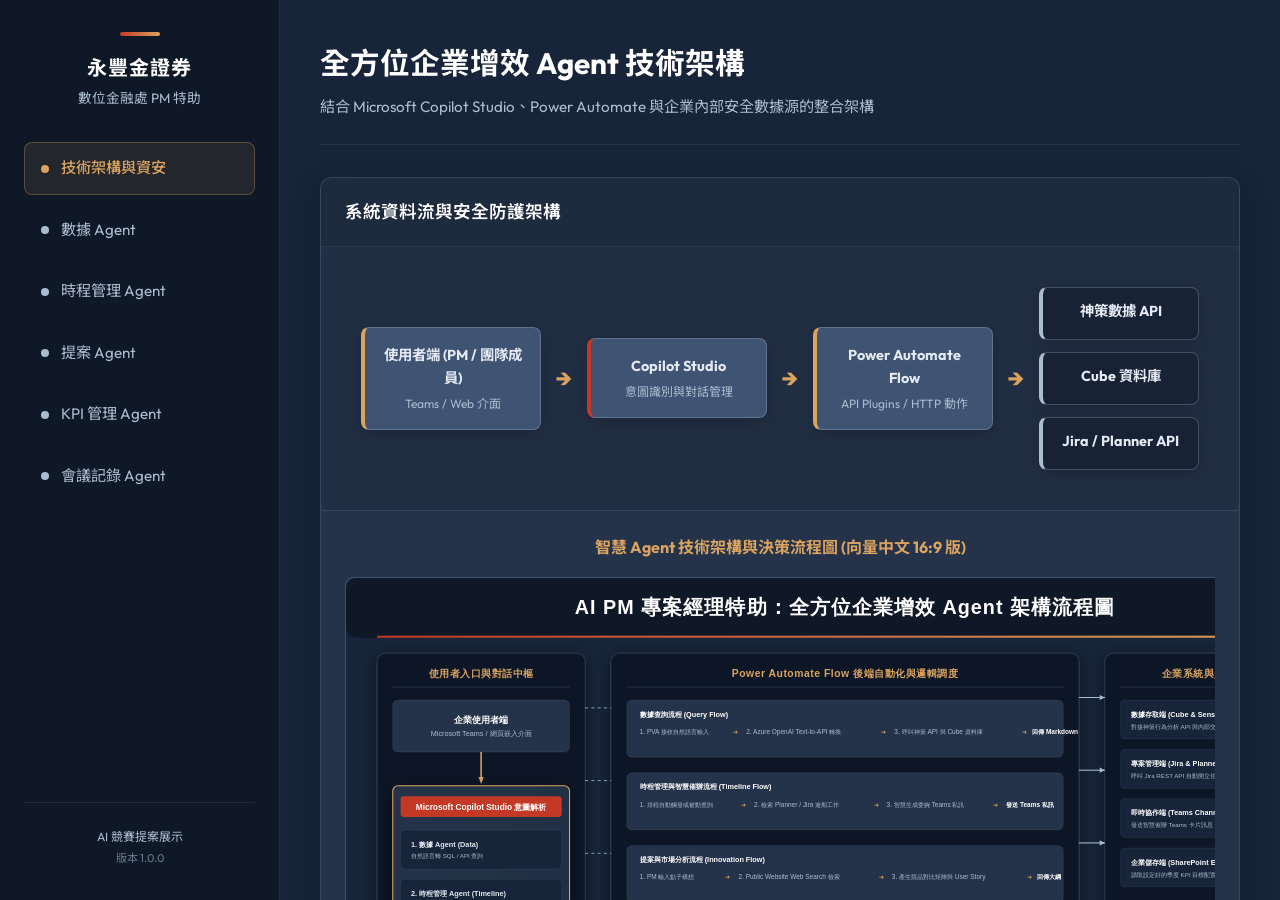
<file: 成品/index.html>
<!DOCTYPE html>
<html lang="zh-TW">
<head>
    <meta charset="UTF-8">
    <meta name="viewport" content="width=device-width, initial-scale=1.0">
    <title>全方位企業增效 Agent 規劃展示平台</title>
    <link rel="preconnect" href="https://fonts.googleapis.com">
    <link rel="preconnect" href="https://fonts.gstatic.com" crossorigin>
    <link href="https://fonts.googleapis.com/css2?family=Noto+Sans+TC:wght@300;400;500;700&family=Outfit:wght@300;400;600;700&display=swap" rel="stylesheet">
    <link rel="stylesheet" href="index.css">
</head>
<body>
    <div class="app-container">
        <!-- 側邊導覽列 -->
        <aside class="sidebar">
            <div class="sidebar-header">
                <div class="logo-accent"></div>
                <h2>永豐金證券</h2>
                <p>數位金融處 PM 特助</p>
            </div>
            <nav class="sidebar-nav">
                <ul>
                    <li class="active" data-target="architecture">
                        <span class="nav-icon"></span>
                        <span class="nav-text">技術架構與資安</span>
                    </li>
                    <li data-target="data-agent">
                        <span class="nav-icon"></span>
                        <span class="nav-text">數據 Agent</span>
                    </li>
                    <li data-target="timeline-agent">
                        <span class="nav-icon"></span>
                        <span class="nav-text">時程管理 Agent</span>
                    </li>
                    <li data-target="innovation-agent">
                        <span class="nav-icon"></span>
                        <span class="nav-text">提案 Agent</span>
                    </li>
                    <li data-target="kpi-agent">
                        <span class="nav-icon"></span>
                        <span class="nav-text">KPI 管理 Agent</span>
                    </li>
                    <li data-target="meeting-agent">
                        <span class="nav-icon"></span>
                        <span class="nav-text">會議記錄 Agent</span>
                    </li>
                </ul>
            </nav>
            <div class="sidebar-footer">
                <p>AI 競賽提案展示</p>
                <p class="version">版本 1.0.0</p>
            </div>
        </aside>

        <!-- 主要內容區 -->
        <main class="main-content">
            <!-- 技術架構與資安頁面 -->
            <section id="architecture" class="content-section active">
                <div class="section-header">
                    <h1>全方位企業增效 Agent 技術架構</h1>
                    <p class="section-desc">結合 Microsoft Copilot Studio、Power Automate 與企業內部安全數據源的整合架構</p>
                </div>
                
                <div class="grid-layout">
                    <!-- 架構圖卡片 -->
                    <div class="card card-wide">
                        <div class="card-header">
                            <h3>系統資料流與安全防護架構</h3>
                        </div>
                        <div class="card-body architecture-visual-container">
                            <div class="architecture-flow">
                                <!-- 使用 CSS 和 HTML 繪製的結構化架構圖 -->
                                <div class="flow-block block-user">
                                    <div class="block-title">使用者端 (PM / 團隊成員)</div>
                                    <div class="block-desc">Teams / Web 介面</div>
                                </div>
                                <div class="flow-arrow">&#8594;</div>
                                <div class="flow-block block-copilot">
                                    <div class="block-title">Copilot Studio</div>
                                    <div class="block-desc">意圖識別與對話管理</div>
                                </div>
                                <div class="flow-arrow">&#8594;</div>
                                <div class="flow-block block-orchestrator">
                                    <div class="block-title">Power Automate Flow</div>
                                    <div class="block-desc">API Plugins / HTTP 動作</div>
                                </div>
                                <div class="flow-arrow">&#8594;</div>
                                <div class="flow-block-group">
                                    <div class="flow-block block-source">
                                        <div class="block-title">神策數據 API</div>
                                    </div>
                                    <div class="flow-block block-source">
                                        <div class="block-title">Cube 資料庫</div>
                                    </div>
                                    <div class="flow-block block-source">
                                        <div class="block-title">Jira / Planner API</div>
                                    </div>
                                </div>
                            </div>
                        </div>
                        <div class="card-body" style="border-top: 1px solid rgba(171, 188, 207, 0.1); padding-top: 1.5rem;">
                            <h4 class="card-subtitle" style="margin-bottom: 1rem; color: var(--highlight); text-align: center;">智慧 Agent 技術架構與決策流程圖 (向量中文 16:9 版)</h4>
                            <div style="width: 100%; overflow-x: auto; -webkit-overflow-scrolling: touch; margin-bottom: 1.5rem;">
                                <img src="企業增效_Agent_架構流程圖_16_9.svg" alt="技術架構與決策流程圖" style="width: 100%; min-width: 1000px; max-width: 1200px; display: block; margin: 0 auto; border-radius: 8px; border: 1px solid rgba(171, 188, 207, 0.2);">
                            </div>
                        </div>
                        <div class="card-body" style="border-top: 1px solid rgba(171, 188, 207, 0.1); padding-top: 1.5rem;">
                            <h4 class="card-subtitle" style="margin-bottom: 1rem; color: var(--highlight); text-align: center;">五大 Agent 協同運作決策詳細流程圖 (向量中文 16:9 簡報版)</h4>
                            <div style="width: 100%; overflow-x: auto; -webkit-overflow-scrolling: touch;">
                                <img src="五大Agent_對話決策詳細流程圖_16_9.svg" alt="五大 Agent 協同運作流程圖" style="width: 100%; min-width: 1000px; max-width: 1200px; display: block; margin: 0 auto; border-radius: 8px; border: 1px solid rgba(171, 188, 207, 0.2);">
                            </div>
                        </div>
                    </div>

                    <!-- 資安控管要點 -->
                    <div class="card">
                        <div class="card-header">
                            <h3>資安與防護控管</h3>
                        </div>
                        <div class="card-body">
                            <ul class="security-list">
                                <li>
                                    <strong>身分驗證與單一登入</strong>
                                    <p>整合 Azure AD 進行單一登入，嚴格限制僅限數位金融處授權員工存取。</p>
                                </li>
                                <li>
                                    <strong>傳輸加密與去識別化</strong>
                                    <p>所有外部與內部 API 呼叫均強制採用 TLS 1.3 加密，敏感數據在查詢前均進行遮罩與去識別化處理。</p>
                                </li>
                                <li>
                                    <strong>資料防洩漏 (DLP)</strong>
                                    <p>限制資料僅能在受信任的企業 API 與 Power Automate 節點間傳遞，禁止流向非授權外部服務。</p>
                                </li>
                            </ul>
                        </div>
                    </div>

                    <!-- 整合效益 -->
                    <div class="card">
                        <div class="card-header">
                            <h3>企業核心增效指引</h3>
                        </div>
                        <div class="card-body">
                            <div class="metric-container">
                                <div class="metric-item">
                                    <span class="metric-value">40%</span>
                                    <span class="metric-label">行政工時釋放</span>
                                </div>
                                <div class="metric-item">
                                    <span class="metric-value">25%</span>
                                    <span class="metric-label">任務逾期率降低</span>
                                </div>
                            </div>
                            <p class="efficiency-text">藉由自動化日常繁雜事務（如數據查詢、會議派單、智慧催辦），讓專案管理人員能將精力集中於高價值的策略性規劃與產品設計。</p>
                        </div>
                    </div>
                </div>
            </section>

            <!-- 數據 Agent 頁面 -->
            <section id="data-agent" class="content-section">
                <div class="section-header">
                    <h1>數據 Agent (Data Insights Agent)</h1>
                    <p class="section-desc">透過自然語言快速查詢 Cube 與神策數據，自動產出繁體中文摘要與 Markdown 表格</p>
                </div>
                <div class="grid-layout">
                    <!-- 模擬操作面板 -->
                    <div class="card">
                        <div class="card-header">
                            <h3>互動模擬查詢</h3>
                        </div>
                        <div class="card-body">
                            <div class="input-group">
                                <label for="data-query-select">選擇預設查詢範例：</label>
                                <select id="data-query-select" class="form-select">
                                    <option value="retention">查詢過去一週，新功能 A 在 iOS 端的次日留存率，並按日排列</option>
                                    <option value="funnel">分析購物車到結帳的漏斗流失率</option>
                                </select>
                            </div>
                            <div class="input-group">
                                <label for="data-query-text">或輸入您的自然語言需求：</label>
                                <textarea id="data-query-text" class="form-textarea" rows="3">幫我查過去一週，新功能 A 在 iOS 端的次日留存率，並按日排列。</textarea>
                            </div>
                            <button id="btn-data-query" class="btn btn-primary">執行查詢</button>
                        </div>
                    </div>

                    <!-- 模擬執行流程與輸出 -->
                    <div class="card card-wide">
                        <div class="card-header">
                            <h3>執行流程與結果輸出</h3>
                        </div>
                        <div class="card-body output-container">
                            <div id="data-flow-steps" class="flow-steps" style="display: none;">
                                <div class="step-badge">1. 接收自然語言輸入</div>
                                <div class="step-line"></div>
                                <div class="step-badge">2. Text-to-SQL / API 轉換</div>
                                <div class="step-line"></div>
                                <div class="step-badge">3. 呼叫神策與 Cube API</div>
                                <div class="step-line"></div>
                                <div class="step-badge font-highlight">4. 產出繁體中文摘要與圖表</div>
                            </div>
                            <div id="data-output-result" class="output-result">
                                <p class="placeholder-text">請點擊左側「執行查詢」按鈕以模擬運作流程...</p>
                            </div>
                        </div>
                    </div>
                </div>
            </section>

            <!-- 時程管理 Agent 頁面 -->
            <section id="timeline-agent" class="content-section">
                <div class="section-header">
                    <h1>時程管理 Agent (Timeline & Resource Agent)</h1>
                    <p class="section-desc">智慧掃描 Jira/Planner 工作看板，自動產出委婉明確的 Teams 催辦訊息並提供衝突預警</p>
                </div>
                <div class="grid-layout">
                    <div class="card">
                        <div class="card-header">
                            <h3>看板狀態掃描</h3>
                        </div>
                        <div class="card-body">
                            <p>點擊下方按鈕以模擬掃描 Jira 看板並獲取今日逾期任務：</p>
                            <button id="btn-scan-timeline" class="btn btn-primary">掃描看板狀態</button>
                            <div id="scan-list-container" class="margin-top-md" style="display: none;">
                                <h4 class="card-subtitle">已偵測到 2 筆需要處理的時程警示：</h4>
                                <div class="warning-item" data-task="task1">
                                    <div class="warning-title">任務逾期：API 欄位調整</div>
                                    <div class="warning-meta">指派給：王大明 (後端工程師) | 期限：今天 17:00</div>
                                    <button class="btn btn-secondary btn-sm btn-generate-teams" data-target-task="task1">產生 Teams 催辦訊息</button>
                                </div>
                                <div class="warning-item" data-task="task2">
                                    <div class="warning-title">時程衝突：設計師 A 請假預警</div>
                                    <div class="warning-meta">時間：下週三至週五 | 受影響專案：大戶投 UI 更新</div>
                                    <button class="btn btn-secondary btn-sm btn-generate-warn" data-target-task="task2">檢視衝突排除建議</button>
                                </div>
                            </div>
                        </div>
                    </div>

                    <div class="card card-wide">
                        <div class="card-header">
                            <h3>智慧推播與預警預覽</h3>
                        </div>
                        <div class="card-body output-container">
                            <div id="timeline-output-result" class="output-result">
                                <p class="placeholder-text">請點擊左側「掃描看板狀態」開始模擬...</p>
                            </div>
                        </div>
                    </div>
                </div>
            </section>

            <!-- 提案 Agent 頁面 -->
            <section id="innovation-agent" class="content-section">
                <div class="section-header">
                    <h1>提案 Agent (Product Innovation Agent)</h1>
                    <p class="section-desc">輸入產品構想，自動搜尋外部市場進行競品分析，並產出標準的 User Story 與驗收標準</p>
                </div>
                <div class="grid-layout">
                    <div class="card">
                        <div class="card-header">
                            <h3>創新點子輸入</h3>
                        </div>
                        <div class="card-body">
                            <div class="input-group">
                                <label for="innovation-input">請輸入產品點子或新功能構想：</label>
                                <textarea id="innovation-input" class="form-textarea" rows="4">我們想在證券交易 App 中推出「智慧定期定額訂閱功能」，提供用戶根據歷史回測自動微調扣款日的選擇。</textarea>
                            </div>
                            <button id="btn-generate-prd" class="btn btn-primary">產生競品分析與 PRD 擴充</button>
                        </div>
                    </div>

                    <div class="card card-wide">
                        <div class="card-header">
                            <h3>自動產出的競品分析與 User Story</h3>
                        </div>
                        <div class="card-body output-container">
                            <div id="prd-output-result" class="output-result">
                                <p class="placeholder-text">請輸入左側點子並點擊「產生競品分析與 PRD 擴充」按鈕...</p>
                            </div>
                        </div>
                    </div>
                </div>
            </section>

            <!-- KPI 管理 Agent 頁面 -->
            <section id="kpi-agent" class="content-section">
                <div class="section-header">
                    <h1>KPI 管理 Agent (KPI & Gap Analysis Agent)</h1>
                    <p class="section-desc">對比 SharePoint 中的季度 KPI 與 Cube 實際數據，主動發送落差分析與推薦補救策略</p>
                </div>
                <div class="grid-layout">
                    <div class="card">
                        <div class="card-header">
                            <h3>季度 KPI 追蹤</h3>
                        </div>
                        <div class="card-body">
                            <div class="kpi-list">
                                <div class="kpi-item">
                                    <div class="kpi-info">
                                        <span class="kpi-name">本季大戶投 GMV 目標</span>
                                        <span class="kpi-target">目標：1,000 萬</span>
                                    </div>
                                    <div class="progress-bar-container">
                                        <div class="progress-bar" style="width: 45%;"></div>
                                    </div>
                                    <div class="kpi-status">
                                        <span>目前達成：450 萬 (45%)</span>
                                        <span class="status-warning">落後 15%</span>
                                    </div>
                                </div>
                                <div class="kpi-item">
                                    <div class="kpi-info">
                                        <span class="kpi-name">活躍用戶增加率</span>
                                        <span class="kpi-target">目標：+20%</span>
                                    </div>
                                    <div class="progress-bar-container">
                                        <div class="progress-bar" style="width: 18%;"></div>
                                    </div>
                                    <div class="kpi-status">
                                        <span>目前達成：+18% (90%)</span>
                                        <span class="status-success">符合進度</span>
                                    </div>
                                </div>
                            </div>
                            <button id="btn-kpi-analysis" class="btn btn-primary margin-top-md">執行 Gap 分析與策略推薦</button>
                        </div>
                    </div>

                    <div class="card card-wide">
                        <div class="card-header">
                            <h3>差距分析與推薦改善方案</h3>
                        </div>
                        <div class="card-body output-container">
                            <div id="kpi-output-result" class="output-result">
                                <p class="placeholder-text">請點擊左側「執行 Gap 分析與策略推薦」按鈕...</p>
                            </div>
                        </div>
                    </div>
                </div>
            </section>

            <!-- 會議記錄 Agent 頁面 -->
            <section id="meeting-agent" class="content-section">
                <div class="section-header">
                    <h1>會議記錄 Agent (Meeting Minutes Agent)</h1>
                    <p class="section-desc">貼上 Teams 會議逐字稿，一鍵提取結構化待辦事項並自動開單至 Jira / Planner 系統</p>
                </div>
                <div class="grid-layout">
                    <div class="card">
                        <div class="card-header">
                            <h3>會議逐字稿內容</h3>
                        </div>
                        <div class="card-body">
                            <div class="input-group">
                                <label for="meeting-transcript">請貼上會議逐字稿片段：</label>
                                <textarea id="meeting-transcript" class="form-textarea" rows="8">
PM：大家早，今天我們確認大戶投 App 的智慧訂閱功能時程。
設計師小明：UI 設計大概還需要一些調整，我會在 7 月 15 日前完成。
工程師大明：等小明的設計稿出來，我大概需要五天把 API 欄位調整好，預計 7 月 20 日交付。
PM：好，那就這樣定案。小明 7/15 前出設計稿，大明 7/20 完成 API 欄位調整。
                                </textarea>
                            </div>
                            <button id="btn-process-meeting" class="btn btn-primary">提取會議結論與 Action Items</button>
                        </div>
                    </div>

                    <div class="card card-wide">
                        <div class="card-header">
                            <h3>會議結構化摘要與派單</h3>
                        </div>
                        <div class="card-body output-container">
                            <div id="meeting-output-result" class="output-result">
                                <p class="placeholder-text">請點擊左側「提取會議結論與 Action Items」按鈕...</p>
                            </div>
                        </div>
                    </div>
                </div>
            </section>
        </main>
    </div>
    <script src="index.js"></script>
</body>
</html>
</file>
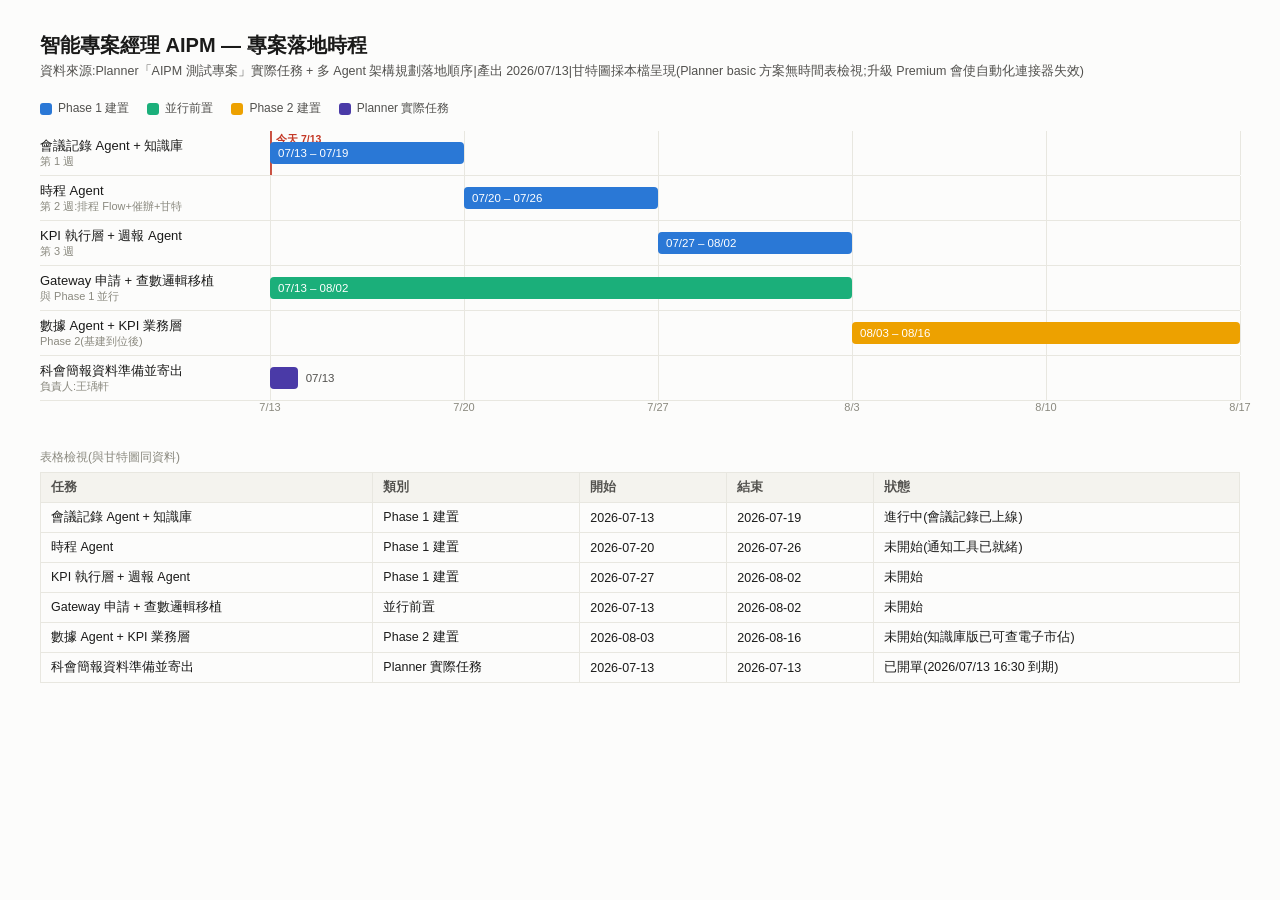
<file: 成品/AIPM_專案甘特圖.html>
<!DOCTYPE html>
<html lang="zh-Hant">
<head>
<meta charset="UTF-8">
<title>AIPM 專案落地時程甘特圖</title>
<style>
  :root{
    --surface:#fcfcfb; --ink:#1a1a19; --ink-2:#52514e; --ink-3:#8a897f;
    --grid:#e8e7e0; --today:#c43826;
    --c1:#2a78d6; --c2:#1baf7a; --c3:#eda100; --c4:#4a3aa7;
  }
  *{box-sizing:border-box;margin:0;padding:0}
  body{font-family:"Segoe UI","Microsoft JhengHei",sans-serif;background:var(--surface);color:var(--ink);padding:32px 40px}
  h1{font-size:20px;font-weight:600;margin-bottom:4px}
  .sub{font-size:12.5px;color:var(--ink-2);margin-bottom:20px}
  .legend{display:flex;gap:18px;font-size:12px;color:var(--ink-2);margin-bottom:14px;flex-wrap:wrap}
  .legend span{display:inline-flex;align-items:center;gap:6px}
  .chip{width:12px;height:12px;border-radius:3px;display:inline-block}
  .gantt{position:relative;border-top:1px solid var(--grid)}
  .row{display:grid;grid-template-columns:230px 1fr;align-items:center;min-height:44px;border-bottom:1px solid var(--grid)}
  .rowlabel{font-size:13px;color:var(--ink);padding-right:14px;line-height:1.35}
  .rowlabel small{display:block;color:var(--ink-3);font-size:11px}
  .lane{position:relative;height:44px}
  .bar{position:absolute;top:11px;height:22px;border-radius:4px;display:flex;align-items:center;
       padding:0 8px;font-size:11.5px;color:#fff;white-space:nowrap;cursor:default}
  .bar.small-label{color:var(--ink-2)}
  .bar.small-label .inbar{position:absolute;left:calc(100% + 8px);color:var(--ink-2)}
  .axis{display:grid;grid-template-columns:230px 1fr;font-size:11px;color:var(--ink-3)}
  .ticks{position:relative;height:22px}
  .tick{position:absolute;top:0;transform:translateX(-50%)}
  .vgrid{position:absolute;top:0;bottom:0;width:1px;background:var(--grid)}
  .todayline{position:absolute;top:0;bottom:0;width:2px;background:var(--today);opacity:.85}
  .todaytag{position:absolute;top:2px;left:0;transform:translateX(6px);font-size:10.5px;color:var(--today);font-weight:600;white-space:nowrap}
  .wrap{position:relative}
  .tooltip{position:fixed;pointer-events:none;background:#1a1a19;color:#fff;font-size:12px;
           padding:8px 10px;border-radius:6px;opacity:0;transition:opacity .1s;z-index:9;line-height:1.5}
  table{border-collapse:collapse;font-size:12.5px;margin-top:26px;width:100%}
  caption{text-align:left;font-size:12px;color:var(--ink-3);padding-bottom:6px}
  th,td{border:1px solid var(--grid);padding:6px 10px;text-align:left}
  th{background:#f4f3ee;font-weight:600;color:var(--ink-2)}
</style>
</head>
<body data-palette="#2a78d6,#1baf7a,#eda100,#4a3aa7">
<h1>智能專案經理 AIPM — 專案落地時程</h1>
<div class="sub">資料來源:Planner「AIPM 測試專案」實際任務 + 多 Agent 架構規劃落地順序|產出 2026/07/13|甘特圖採本檔呈現(Planner basic 方案無時間表檢視;升級 Premium 會使自動化連接器失效)</div>
<div class="legend">
  <span><i class="chip" style="background:var(--c1)"></i>Phase 1 建置</span>
  <span><i class="chip" style="background:var(--c2)"></i>並行前置</span>
  <span><i class="chip" style="background:var(--c3)"></i>Phase 2 建置</span>
  <span><i class="chip" style="background:var(--c4)"></i>Planner 實際任務</span>
</div>
<div class="wrap" id="chart"></div>
<table id="tbl">
  <caption>表格檢視(與甘特圖同資料)</caption>
  <thead><tr><th>任務</th><th>類別</th><th>開始</th><th>結束</th><th>狀態</th></tr></thead>
  <tbody></tbody>
</table>
<div class="tooltip" id="tip"></div>
<script>
const T0 = new Date('2026-07-13'), T1 = new Date('2026-08-17');
const DAY = 86400000, SPAN = (T1 - T0) / DAY;
const TODAY = new Date('2026-07-13');
const tasks = [
  {name:'會議記錄 Agent + 知識庫', sub:'第 1 週', cat:'Phase 1 建置', c:'--c1', s:'2026-07-13', e:'2026-07-19', st:'進行中(會議記錄已上線)'},
  {name:'時程 Agent', sub:'第 2 週:排程 Flow+催辦+甘特', cat:'Phase 1 建置', c:'--c1', s:'2026-07-20', e:'2026-07-26', st:'未開始(通知工具已就緒)'},
  {name:'KPI 執行層 + 週報 Agent', sub:'第 3 週', cat:'Phase 1 建置', c:'--c1', s:'2026-07-27', e:'2026-08-02', st:'未開始'},
  {name:'Gateway 申請 + 查數邏輯移植', sub:'與 Phase 1 並行', cat:'並行前置', c:'--c2', s:'2026-07-13', e:'2026-08-02', st:'未開始'},
  {name:'數據 Agent + KPI 業務層', sub:'Phase 2(基建到位後)', cat:'Phase 2 建置', c:'--c3', s:'2026-08-03', e:'2026-08-16', st:'未開始(知識庫版已可查電子市佔)'},
  {name:'科會簡報資料準備並寄出', sub:'負責人:王瑀軒', cat:'Planner 實際任務', c:'--c4', s:'2026-07-13', e:'2026-07-13', st:'已開單(2026/07/13 16:30 到期)'},
];
const chart = document.getElementById('chart');
const pct = d => ((new Date(d) - T0) / DAY) / SPAN * 100;
// 週刻度
let axis = '<div class="axis"><div></div><div class="ticks">';
let grids = '';
for (let d = new Date(T0); d <= T1; d = new Date(d.getTime() + 7 * DAY)) {
  const p = pct(d);
  axis += `<div class="tick" style="left:${p}%">${d.getMonth()+1}/${d.getDate()}</div>`;
  grids += `<div class="vgrid" style="left:${p}%"></div>`;
}
axis += '</div></div>';
let rows = '';
tasks.forEach((t, i) => {
  const l = pct(t.s), w = Math.max(((new Date(t.e) - new Date(t.s)) / DAY + 1) / SPAN * 100, 1.6);
  const short = w < 14;
  rows += `<div class="row"><div class="rowlabel">${t.name}<small>${t.sub}</small></div>
    <div class="lane">${i===0?grids+`<div class="todayline" style="left:${pct(TODAY)}%"></div><div class="todaytag" style="left:${pct(TODAY)}%">今天 7/13</div>`:grids}
    <div class="bar${short?' small-label':''}" data-i="${i}" style="left:${l}%;width:${w}%;background:var(${t.c})">
      ${short?`<span class="inbar">${t.s.slice(5).replace('-','/')}</span>`:`${t.s.slice(5).replace('-','/')} – ${t.e.slice(5).replace('-','/')}`}
    </div></div></div>`;
});
chart.innerHTML = rows + axis;
// tooltip
const tip = document.getElementById('tip');
chart.addEventListener('mousemove', ev => {
  const b = ev.target.closest('.bar');
  if (!b) { tip.style.opacity = 0; return; }
  const t = tasks[+b.dataset.i];
  tip.innerHTML = `<b>${t.name}</b><br>${t.cat}<br>${t.s} ~ ${t.e}<br>${t.st}`;
  tip.style.left = (ev.clientX + 14) + 'px'; tip.style.top = (ev.clientY + 14) + 'px';
  tip.style.opacity = 1;
});
chart.addEventListener('mouseleave', () => tip.style.opacity = 0);
// table view
document.querySelector('#tbl tbody').innerHTML = tasks.map(t =>
  `<tr><td>${t.name}</td><td>${t.cat}</td><td>${t.s}</td><td>${t.e}</td><td>${t.st}</td></tr>`).join('');
</script>
</body>
</html>
</file>
<file: 成品/index.css>
/* 永豐金證券視覺規範變數定義 */
:root {
    --primary: #172439;     /* 深藍 - 頁面主要背景 */
    --secondary: #25334a;   /* 鋼藍偏深 - 卡片背景 */
    --accent: #C43826;      /* 紅色 - 強調、主要按鈕 */
    --highlight: #DAA360;   /* 金色 - 特殊高亮、重要輔助 */
    --steel-blue: #3F5372;  /* 鋼藍 - 次要資訊、元件 */
    --border-color: #ABBCCF;/* 淺藍灰 - 邊框 */
    --ice-blue: #E4E9F4;    /* 冰藍 - 主要文字 */
    --text-muted: #ABBCCF;  /* 淺藍灰 - 次要文字 */
    --transition-speed: 0.3s;
}

* {
    margin: 0;
    padding: 0;
    box-sizing: border-box;
}

body {
    font-family: 'Outfit', 'Noto Sans TC', sans-serif;
    background-color: var(--primary);
    color: var(--ice-blue);
    line-height: 1.6;
    overflow: hidden;
}

.app-container {
    display: flex;
    height: 100vh;
    width: 100vw;
}

/* 側邊導覽列樣式 */
.sidebar {
    width: 280px;
    background-color: #0f1827;
    border-right: 1px solid rgba(171, 188, 207, 0.1);
    display: flex;
    flex-direction: column;
    justify-content: space-between;
    padding: 2rem 1.5rem;
    flex-shrink: 0;
}

.sidebar-header {
    text-align: center;
    margin-bottom: 2rem;
}

.logo-accent {
    width: 40px;
    height: 4px;
    background: linear-gradient(90deg, var(--accent) 0%, var(--highlight) 100%);
    margin: 0 auto 1rem auto;
    border-radius: 2px;
}

.sidebar-header h2 {
    font-size: 1.25rem;
    font-weight: 700;
    letter-spacing: 1px;
    color: #ffffff;
}

.sidebar-header p {
    font-size: 0.85rem;
    color: var(--text-muted);
    margin-top: 0.25rem;
}

.sidebar-nav {
    flex-grow: 1;
}

.sidebar-nav ul {
    list-style: none;
}

.sidebar-nav li {
    padding: 0.85rem 1rem;
    margin-bottom: 0.5rem;
    border-radius: 8px;
    cursor: pointer;
    display: flex;
    align-items: center;
    transition: all var(--transition-speed) ease;
    border: 1px solid transparent;
}

.sidebar-nav li:hover {
    background-color: rgba(63, 83, 114, 0.2);
    border-color: rgba(171, 188, 207, 0.15);
}

.sidebar-nav li.active {
    background-color: rgba(218, 163, 96, 0.1);
    border-color: rgba(218, 163, 96, 0.3);
}

.sidebar-nav li.active .nav-text {
    color: var(--highlight);
    font-weight: 500;
}

.nav-icon {
    width: 8px;
    height: 8px;
    background-color: var(--text-muted);
    border-radius: 50%;
    margin-right: 0.75rem;
    transition: background-color var(--transition-speed) ease;
}

.sidebar-nav li:hover .nav-icon {
    background-color: var(--ice-blue);
}

.sidebar-nav li.active .nav-icon {
    background-color: var(--highlight);
}

.nav-text {
    font-size: 0.95rem;
    color: var(--text-muted);
    transition: color var(--transition-speed) ease;
}

.sidebar-footer {
    text-align: center;
    border-top: 1px solid rgba(171, 188, 207, 0.1);
    padding-top: 1.5rem;
}

.sidebar-footer p {
    font-size: 0.75rem;
    color: var(--text-muted);
}

.sidebar-footer .version {
    font-size: 0.7rem;
    margin-top: 0.25rem;
    opacity: 0.6;
}

/* 主要內容區樣式 */
.main-content {
    flex-grow: 1;
    padding: 2.5rem;
    overflow-y: auto;
    background-color: var(--primary);
}

.content-section {
    display: none;
    animation: fadeIn 0.4s ease-in-out forwards;
}

.content-section.active {
    display: block;
}

@keyframes fadeIn {
    from {
        opacity: 0;
        transform: translateY(10px);
    }
    to {
        opacity: 1;
        transform: translateY(0);
    }
}

.section-header {
    margin-bottom: 2rem;
    border-bottom: 1px solid rgba(171, 188, 207, 0.1);
    padding-bottom: 1.5rem;
}

.section-header h1 {
    font-size: 1.85rem;
    font-weight: 700;
    color: #ffffff;
}

.section-desc {
    font-size: 0.95rem;
    color: var(--text-muted);
    margin-top: 0.5rem;
}

/* 網格版面配置 */
.grid-layout {
    display: grid;
    grid-template-columns: repeat(12, 1fr);
    gap: 1.5rem;
}

/* 卡片樣式 */
.card {
    grid-column: span 6;
    background-color: var(--secondary);
    border: 1px solid rgba(171, 188, 207, 0.15);
    border-radius: 12px;
    box-shadow: 0 10px 30px rgba(0, 0, 0, 0.2);
    overflow: hidden;
    display: flex;
    flex-direction: column;
}

.card-wide {
    grid-column: span 12;
}

@media (max-width: 1024px) {
    .card {
        grid-column: span 12;
    }
}

.card-header {
    padding: 1.25rem 1.5rem;
    border-bottom: 1px solid rgba(171, 188, 207, 0.1);
    background-color: rgba(15, 24, 39, 0.3);
}

.card-header h3 {
    font-size: 1.1rem;
    font-weight: 600;
    color: #ffffff;
}

.card-body {
    padding: 1.5rem;
    flex-grow: 1;
}

/* 表單與輸入元件 */
.input-group {
    margin-bottom: 1.25rem;
}

.input-group label {
    display: block;
    font-size: 0.9rem;
    color: var(--text-muted);
    margin-bottom: 0.5rem;
}

.form-select, .form-textarea {
    width: 100%;
    background-color: rgba(15, 24, 39, 0.5);
    border: 1px solid rgba(171, 188, 207, 0.25);
    border-radius: 6px;
    color: var(--ice-blue);
    padding: 0.75rem;
    font-size: 0.9rem;
    font-family: inherit;
    transition: all var(--transition-speed) ease;
}

.form-select:focus, .form-textarea:focus {
    outline: none;
    border-color: var(--highlight);
    box-shadow: 0 0 0 3px rgba(218, 163, 96, 0.15);
}

/* 按鈕樣式 */
.btn {
    display: inline-block;
    padding: 0.75rem 1.5rem;
    font-size: 0.9rem;
    font-weight: 500;
    border-radius: 6px;
    cursor: pointer;
    transition: all var(--transition-speed) ease;
    border: none;
    text-align: center;
}

.btn-primary {
    background-color: var(--accent);
    color: #ffffff;
}

.btn-primary:hover {
    background-color: #d84532;
    box-shadow: 0 0 15px rgba(196, 56, 38, 0.4);
}

.btn-secondary {
    background-color: var(--steel-blue);
    color: var(--ice-blue);
}

.btn-secondary:hover {
    background-color: #4f688e;
}

.btn-sm {
    padding: 0.4rem 0.8rem;
    font-size: 0.8rem;
}

.margin-top-md {
    margin-top: 1.25rem;
}

/* 輸出容器與模擬流程 */
.output-container {
    min-height: 250px;
    display: flex;
    flex-direction: column;
}

.output-result {
    flex-grow: 1;
    background-color: rgba(15, 24, 39, 0.4);
    border-radius: 8px;
    border: 1px solid rgba(171, 188, 207, 0.1);
    padding: 1.25rem;
    font-size: 0.9rem;
    font-family: 'Outfit', 'Noto Sans TC', monospace;
    overflow-y: auto;
}

.placeholder-text {
    color: var(--text-muted);
    text-align: center;
    margin-top: 4rem;
    font-style: italic;
}

/* 技術架構圖視覺 */
.architecture-visual-container {
    display: flex;
    justify-content: center;
    align-items: center;
    padding: 2.5rem;
    background-color: rgba(15, 24, 39, 0.2);
    border-radius: 8px;
}

.architecture-flow {
    display: flex;
    align-items: center;
    justify-content: space-between;
    width: 100%;
    max-width: 900px;
}

.flow-block {
    background-color: var(--steel-blue);
    border: 1px solid rgba(171, 188, 207, 0.3);
    border-radius: 8px;
    padding: 1rem;
    width: 180px;
    text-align: center;
    box-shadow: 0 4px 15px rgba(0,0,0,0.15);
}

.flow-block-group {
    display: flex;
    flex-direction: column;
    gap: 0.75rem;
}

.flow-block-group .flow-block {
    width: 160px;
    padding: 0.75rem;
    background-color: rgba(15, 24, 39, 0.5);
}

.block-user {
    border-left: 4px solid var(--highlight);
}

.block-copilot {
    border-left: 4px solid var(--accent);
}

.block-orchestrator {
    border-left: 4px solid var(--highlight);
}

.block-source {
    border-left: 4px solid var(--text-muted);
}

.block-title {
    font-weight: 700;
    font-size: 0.9rem;
    margin-bottom: 0.25rem;
}

.block-desc {
    font-size: 0.75rem;
    color: var(--text-muted);
}

.flow-arrow {
    font-size: 1.5rem;
    color: var(--highlight);
    font-weight: bold;
}

/* 資安列表與指標 */
.security-list {
    list-style: none;
}

.security-list li {
    margin-bottom: 1.25rem;
    position: relative;
    padding-left: 1.25rem;
}

.security-list li::before {
    content: "";
    position: absolute;
    left: 0;
    top: 8px;
    width: 6px;
    height: 6px;
    background-color: var(--highlight);
    border-radius: 50%;
}

.security-list li strong {
    display: block;
    color: #ffffff;
    font-size: 0.95rem;
    margin-bottom: 0.25rem;
}

.security-list li p {
    font-size: 0.85rem;
    color: var(--text-muted);
}

.metric-container {
    display: flex;
    justify-content: space-around;
    margin-bottom: 1.5rem;
    background-color: rgba(15, 24, 39, 0.3);
    padding: 1rem;
    border-radius: 8px;
}

.metric-item {
    text-align: center;
}

.metric-value {
    display: block;
    font-size: 2rem;
    font-weight: 700;
    color: var(--highlight);
}

.metric-label {
    font-size: 0.8rem;
    color: var(--text-muted);
}

.efficiency-text {
    font-size: 0.85rem;
    color: var(--text-muted);
    text-align: justify;
}

/* 流程步驟指示 */
.flow-steps {
    display: flex;
    align-items: center;
    justify-content: space-between;
    margin-bottom: 1.25rem;
    background-color: rgba(15, 24, 39, 0.3);
    padding: 0.75rem;
    border-radius: 6px;
    font-size: 0.75rem;
}

.step-badge {
    background-color: var(--steel-blue);
    padding: 0.3rem 0.6rem;
    border-radius: 4px;
    color: var(--ice-blue);
}

.step-line {
    flex-grow: 1;
    height: 1px;
    background-color: rgba(171, 188, 207, 0.2);
    margin: 0 0.5rem;
}

.font-highlight {
    background-color: var(--highlight);
    color: var(--primary);
    font-weight: bold;
}

/* 看板警告項目 */
.warning-item {
    background-color: rgba(196, 56, 38, 0.1);
    border: 1px solid rgba(196, 56, 38, 0.3);
    border-radius: 6px;
    padding: 1rem;
    margin-top: 0.75rem;
}

.warning-title {
    font-weight: 600;
    color: #ffffff;
    font-size: 0.9rem;
}

.warning-meta {
    font-size: 0.8rem;
    color: var(--text-muted);
    margin: 0.25rem 0 0.75rem 0;
}

.warning-item .btn {
    margin-right: 0.5rem;
}

/* KPI 元件樣式 */
.kpi-list {
    display: flex;
    flex-direction: column;
    gap: 1.25rem;
}

.kpi-item {
    background-color: rgba(15, 24, 39, 0.2);
    padding: 1rem;
    border-radius: 8px;
    border: 1px solid rgba(171, 188, 207, 0.1);
}

.kpi-info {
    display: flex;
    justify-content: space-between;
    font-size: 0.85rem;
    margin-bottom: 0.5rem;
}

.kpi-name {
    font-weight: 600;
    color: #ffffff;
}

.kpi-target {
    color: var(--text-muted);
}

.progress-bar-container {
    height: 8px;
    background-color: rgba(15, 24, 39, 0.6);
    border-radius: 4px;
    overflow: hidden;
    margin-bottom: 0.5rem;
}

.progress-bar {
    height: 100%;
    background: linear-gradient(90deg, var(--accent) 0%, var(--highlight) 100%);
    border-radius: 4px;
}

.kpi-status {
    display: flex;
    justify-content: space-between;
    font-size: 0.8rem;
}

.status-warning {
    color: #ff6b6b;
    font-weight: 600;
}

.status-success {
    color: #51cf66;
    font-weight: 600;
}

/* 模擬輸出表格與卡片 */
.output-table {
    width: 100%;
    border-collapse: collapse;
    margin-top: 0.75rem;
    font-size: 0.85rem;
}

.output-table th, .output-table td {
    border: 1px solid rgba(171, 188, 207, 0.15);
    padding: 0.6rem;
    text-align: left;
}

.output-table th {
    background-color: rgba(63, 83, 114, 0.3);
    color: #ffffff;
}

.output-summary {
    background-color: rgba(218, 163, 96, 0.05);
    border-left: 3px solid var(--highlight);
    padding: 0.75rem 1rem;
    margin-bottom: 0.75rem;
    border-radius: 0 6px 6px 0;
}

.output-summary strong {
    color: var(--highlight);
    display: block;
    margin-bottom: 0.25rem;
}

/* Teams 模擬對話框 */
.teams-chat-preview {
    background-color: #111a24;
    border: 1px solid rgba(171, 188, 207, 0.15);
    border-radius: 8px;
    padding: 1rem;
    margin-top: 0.5rem;
}

.teams-chat-header {
    border-bottom: 1px solid rgba(171, 188, 207, 0.1);
    padding-bottom: 0.5rem;
    margin-bottom: 0.75rem;
    display: flex;
    justify-content: space-between;
    font-size: 0.8rem;
    color: var(--text-muted);
}

.teams-user-badge {
    font-weight: bold;
    color: var(--highlight);
}

.teams-chat-body {
    background-color: #1b2633;
    padding: 0.75rem;
    border-radius: 6px;
    border-left: 3px solid var(--accent);
}

/* Jira 派單成果 */
.jira-card {
    background-color: rgba(63, 83, 114, 0.15);
    border: 1px solid rgba(171, 188, 207, 0.2);
    border-radius: 6px;
    padding: 1rem;
    margin-top: 0.75rem;
}

.jira-badge {
    display: inline-block;
    background-color: #0052cc;
    color: #ffffff;
    font-size: 0.75rem;
    padding: 0.2rem 0.5rem;
    border-radius: 4px;
    font-weight: bold;
    margin-bottom: 0.5rem;
}

.jira-title {
    font-size: 0.95rem;
    font-weight: bold;
    color: #ffffff;
}

.jira-details {
    display: grid;
    grid-template-columns: 1fr 1fr;
    gap: 0.5rem;
    margin-top: 0.75rem;
    font-size: 0.8rem;
    color: var(--text-muted);
}

.jira-detail-item span {
    color: var(--ice-blue);
    font-weight: 500;
}

.typing-animation {
    display: inline-block;
    overflow: hidden;
    border-right: 2px solid var(--highlight);
    white-space: nowrap;
    animation: typing 1.5s steps(40, end), blink-caret 0.75s step-end infinite;
}

@keyframes typing {
    from { width: 0 }
    to { width: 100% }
}

@keyframes blink-caret {
    from, to { border-color: transparent }
    50% { border-color: var(--highlight) }
}
</file>
